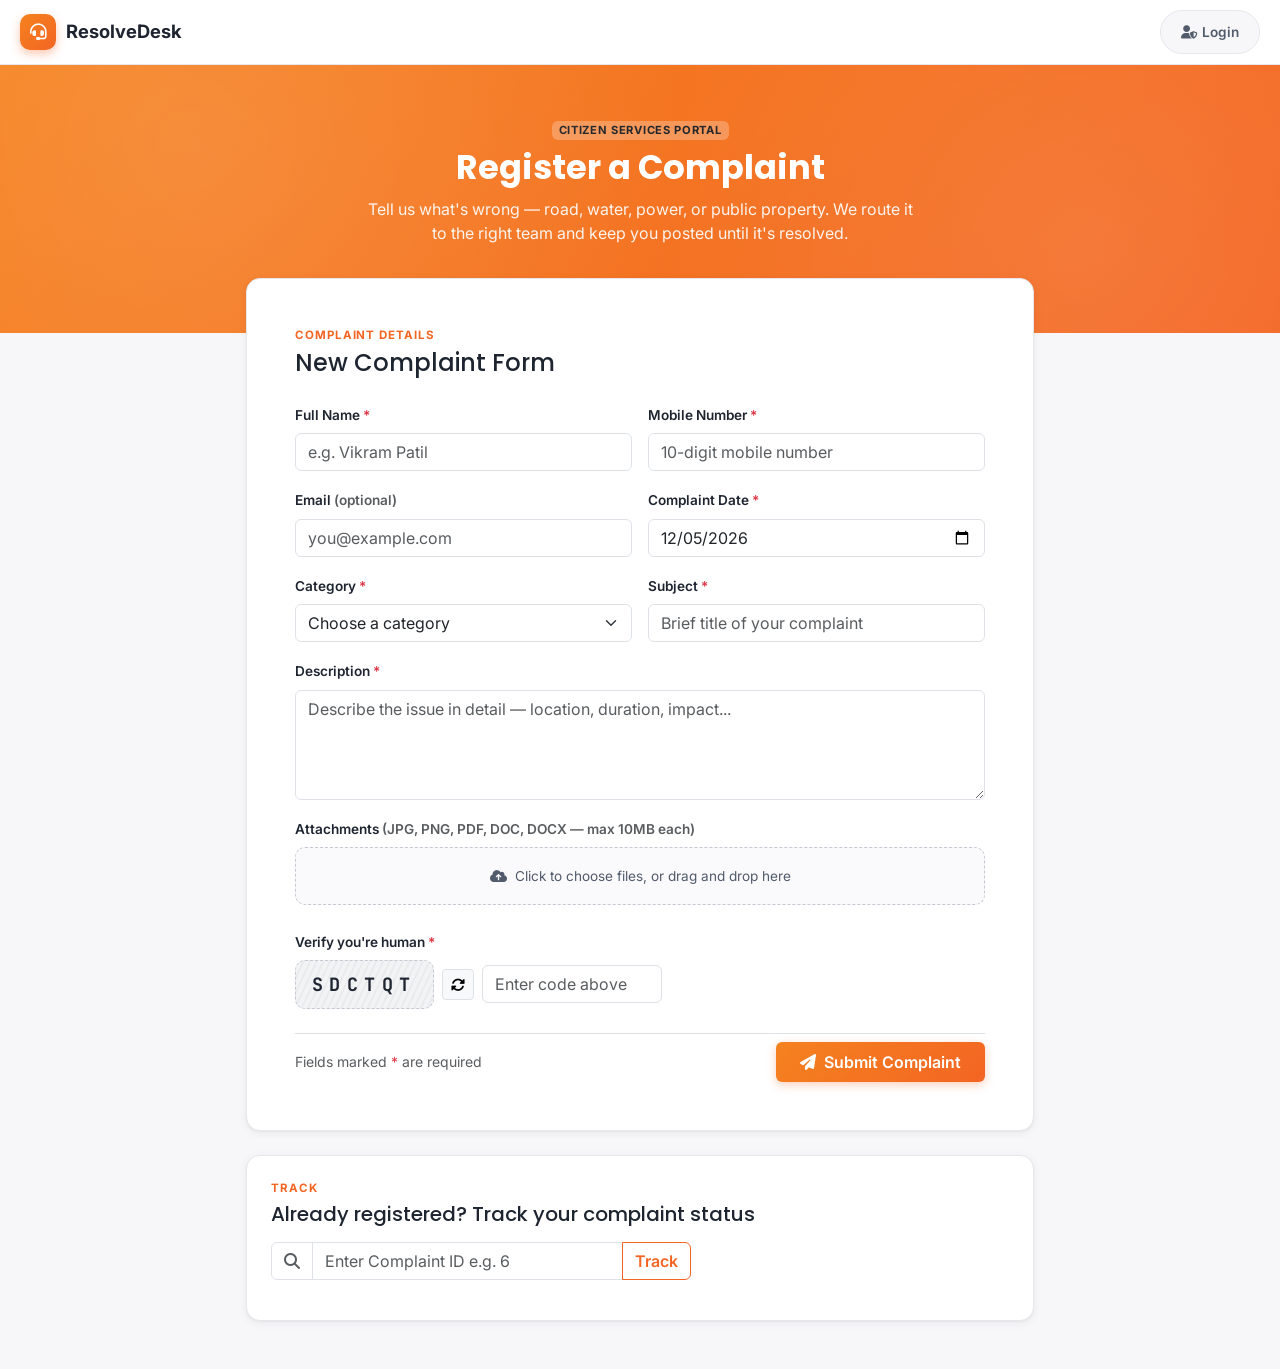
<file: index.html>
<!DOCTYPE html>
<html lang="en">
<head>
<meta charset="UTF-8">
<meta name="viewport" content="width=device-width, initial-scale=1.0">
<title>ResolveDesk — Register a Complaint</title>
<link rel="preconnect" href="https://fonts.googleapis.com">
<link href="https://fonts.googleapis.com/css2?family=Poppins:wght@500;600;700;800&family=Inter:wght@400;500;600;700&family=JetBrains+Mono:wght@500;600&display=swap" rel="stylesheet">
<link rel="stylesheet" href="https://cdnjs.cloudflare.com/ajax/libs/bootstrap/5.3.3/css/bootstrap.min.css">
<link rel="stylesheet" href="https://cdnjs.cloudflare.com/ajax/libs/font-awesome/6.5.1/css/all.min.css">
<link rel="stylesheet" href="assets/style.css">
</head>
<body>

<!-- ============ TOPBAR ============ -->
<div class="topbar">
  <div class="d-flex align-items-center gap-3">
    <div class="brand"><span class="mark"><i class="fa-solid fa-headset"></i></span> ResolveDesk</div>
  </div>
  <div class="role-switch">
    <a href="login.html" class="button btn btn-sm border-0"><i class="fa-solid fa-user-shield me-1"></i>Login</a>
  </div>
</div>

<!-- ============ TOAST HOST ============ -->
<div class="toast-container position-fixed top-0 end-0 p-3" id="toastHost"></div>

<div id="app"></div>

<!-- Bootstrap Bundle -->
<script src="https://cdnjs.cloudflare.com/ajax/libs/bootstrap/5.3.3/js/bootstrap.bundle.min.js"></script>
<script src="assets/common.js"></script>
<script src="assets/public.js"></script>
</body>
</html>
</file>
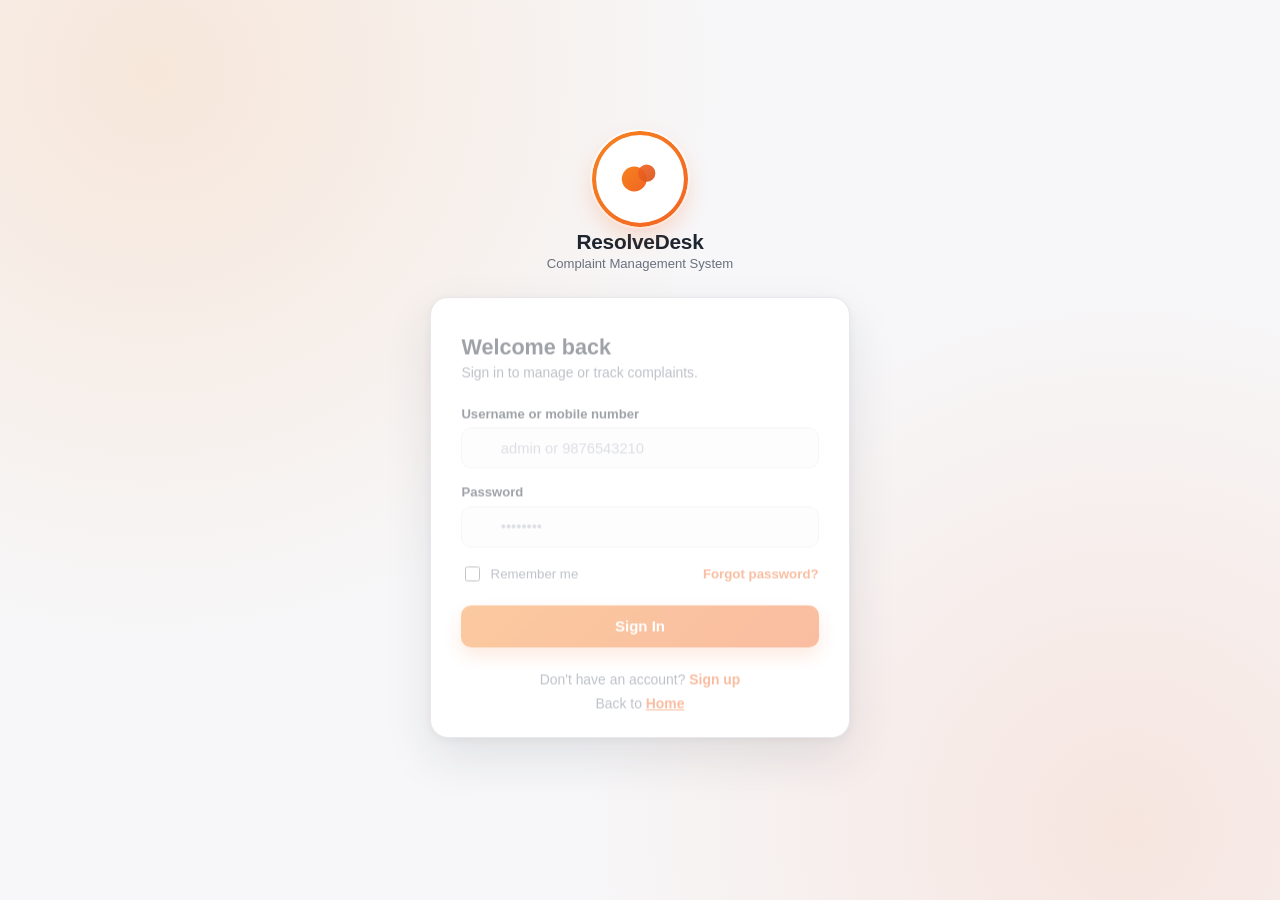
<file: dashboard.html>
<!DOCTYPE html>
<html lang="en">
<head>
<meta charset="UTF-8">
<meta name="viewport" content="width=device-width, initial-scale=1.0">
<title>ResolveDesk — Admin Dashboard</title>
<link rel="preconnect" href="https://fonts.googleapis.com">
<link href="https://fonts.googleapis.com/css2?family=Poppins:wght@500;600;700;800&family=Inter:wght@400;500;600;700&family=JetBrains+Mono:wght@500;600&display=swap" rel="stylesheet">
<link rel="stylesheet" href="https://cdnjs.cloudflare.com/ajax/libs/bootstrap/5.3.3/css/bootstrap.min.css">
<link rel="stylesheet" href="https://cdnjs.cloudflare.com/ajax/libs/font-awesome/6.5.1/css/all.min.css">
<link rel="stylesheet" href="assets/style.css">
</head>
<body>

<!-- ============ TOPBAR ============ -->
<div class="topbar">
  <div class="d-flex align-items-center gap-3">
    <button class="btn btn-sm btn-light border d-lg-none" id="sidebarToggle"><i class="fa-solid fa-bars"></i></button>
    <div class="brand"><span class="mark"><i class="fa-solid fa-headset"></i></span> ResolveDesk <span class="badge rounded-pill text-bg-light border ms-1" style="font-size:.62rem;font-weight:700;color:var(--brand-2);">ADMIN</span></div>
  </div>
</div>

<!-- ============ TOAST HOST ============ -->
<div class="toast-container position-fixed top-0 end-0 p-3" id="toastHost"></div>

<div id="app"></div>

<!-- Bootstrap Bundle -->
<script src="https://cdnjs.cloudflare.com/ajax/libs/bootstrap/5.3.3/js/bootstrap.bundle.min.js"></script>
<script src="assets/common.js"></script>
<script src="assets/dashboard.js"></script>
</body>
</html>
</file>
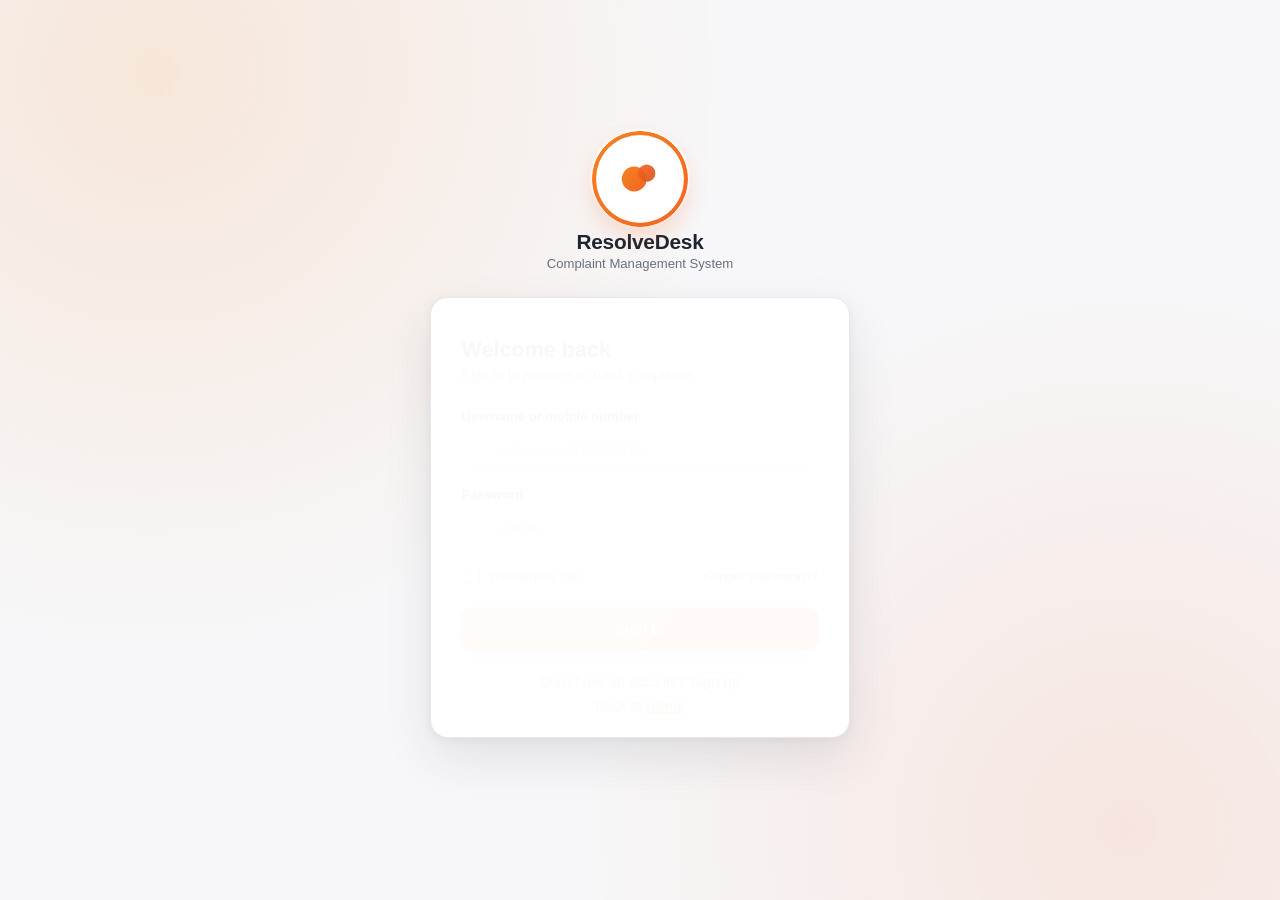
<file: employee.html>
<!DOCTYPE html>
<html lang="en">
<head>
<meta charset="UTF-8">
<meta name="viewport" content="width=device-width, initial-scale=1.0">
<title>ResolveDesk — Employee Portal</title>
<link rel="preconnect" href="https://fonts.googleapis.com">
<link href="https://fonts.googleapis.com/css2?family=Poppins:wght@500;600;700;800&family=Inter:wght@400;500;600;700&family=JetBrains+Mono:wght@500;600&display=swap" rel="stylesheet">
<link rel="stylesheet" href="https://cdnjs.cloudflare.com/ajax/libs/bootstrap/5.3.3/css/bootstrap.min.css">
<link rel="stylesheet" href="https://cdnjs.cloudflare.com/ajax/libs/font-awesome/6.5.1/css/all.min.css">
<link rel="stylesheet" href="assets/style.css">
</head>
<body>

<!-- ============ TOPBAR ============ -->
<div class="topbar">
  <div class="d-flex align-items-center gap-3">
    <div class="brand"><span class="mark"><i class="fa-solid fa-headset"></i></span> ResolveDesk <span class="badge rounded-pill text-bg-light border ms-1" style="font-size:.62rem;font-weight:700;color:var(--brand-2);">EMPLOYEE</span></div>
  </div>
</div>

<!-- ============ TOAST HOST ============ -->
<div class="toast-container position-fixed top-0 end-0 p-3" id="toastHost"></div>

<div id="app"></div>

<!-- Bootstrap Bundle -->
<script src="https://cdnjs.cloudflare.com/ajax/libs/bootstrap/5.3.3/js/bootstrap.bundle.min.js"></script>
<script src="assets/common.js"></script>
<script src="assets/employee.js"></script>
</body>
</html>
</file>
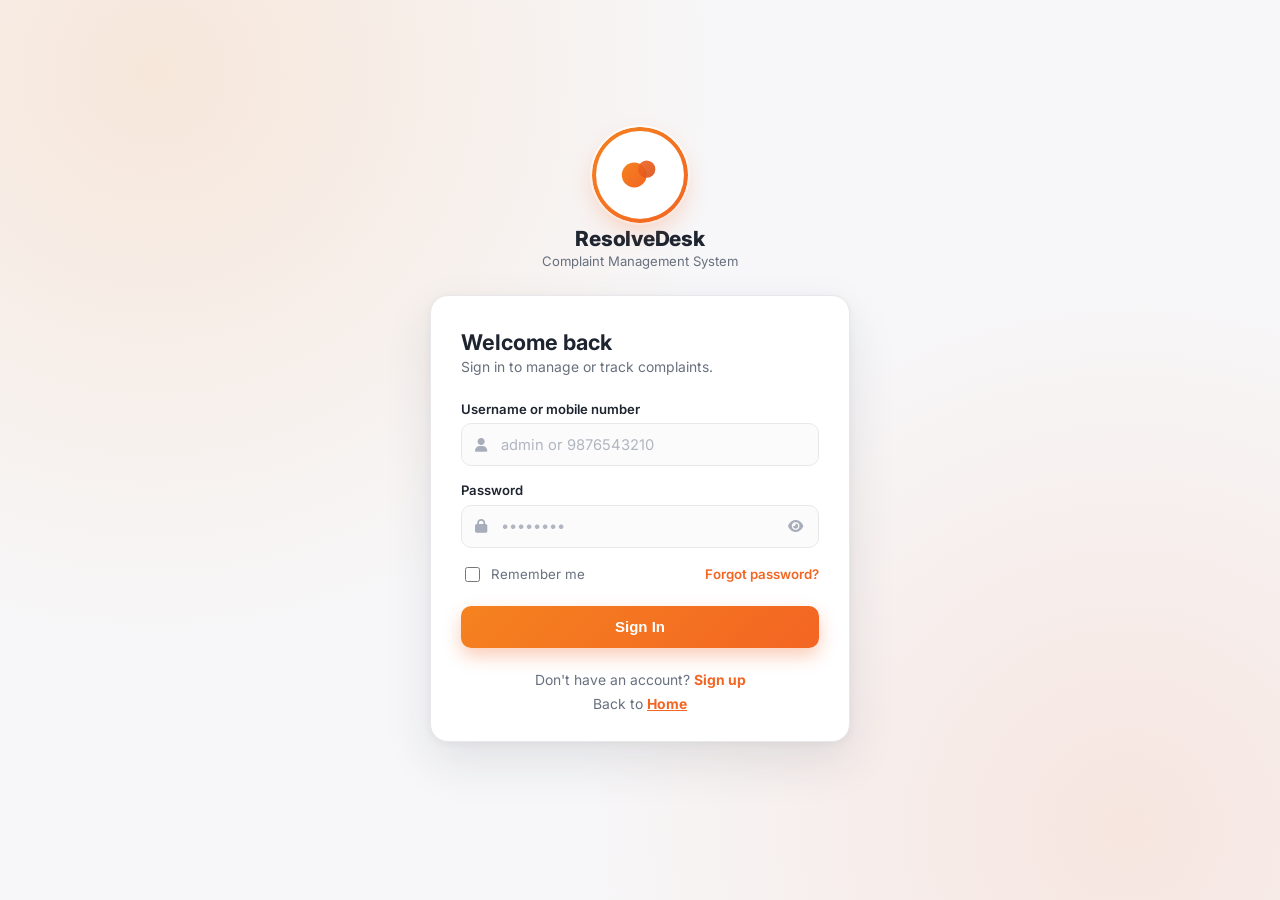
<file: login.html>
<!DOCTYPE html>
<html lang="en">
<head>
<meta charset="UTF-8">
<meta name="viewport" content="width=device-width, initial-scale=1.0">
<title>ResolveDesk — Sign In</title>
<link rel="preconnect" href="https://fonts.googleapis.com">
<link href="https://fonts.googleapis.com/css2?family=Poppins:wght@500;600;700;800&family=Inter:wght@400;500;600;700&display=swap" rel="stylesheet">
<link rel="stylesheet" href="https://cdnjs.cloudflare.com/ajax/libs/font-awesome/6.5.1/css/all.min.css">
<link rel="stylesheet" href="assets/login.css">
</head>
<body>

<div class="toast-host" id="toastHost"></div>

<div class="auth-wrap">
  <div class="logo-badge">
    <div class="ring"></div>
    <!-- Placeholder mark in the Logoipsum minimal-geometric style (hotlinking to logoipsum.com's own image host was retired, so this is drawn inline) -->
    <svg viewBox="0 0 48 48" fill="none" xmlns="http://www.w3.org/2000/svg">
      <circle cx="18" cy="24" r="13" fill="url(#g1)"/>
      <circle cx="31" cy="18" r="9" fill="url(#g2)" fill-opacity="0.92"/>
      <defs>
        <linearGradient id="g1" x1="5" y1="11" x2="31" y2="37" gradientUnits="userSpaceOnUse">
          <stop stop-color="#f5821f"/><stop offset="1" stop-color="#f36523"/>
        </linearGradient>
        <linearGradient id="g2" x1="22" y1="9" x2="40" y2="27" gradientUnits="userSpaceOnUse">
          <stop stop-color="#f36523"/><stop offset="1" stop-color="#d9531a"/>
        </linearGradient>
      </defs>
    </svg>
  </div>

  <div class="brand-name">ResolveDesk</div>
  <div class="brand-tag">Complaint Management System</div>

  <div class="auth-card">
    <div id="panelHost"></div>
  </div>
</div>

<script>
const API = "api"; // relative path to api/auth.php — adjust if this file lives elsewhere

function showToast(msg, type="ok"){
  const el = document.createElement("div");
  el.className = "toast " + (type==="err" ? "err" : "ok");
  el.innerHTML = `<i class="fa-solid ${type==='err'?'fa-circle-exclamation':'fa-circle-check'}"></i>${msg}`;
  document.getElementById("toastHost").appendChild(el);
  setTimeout(()=>el.remove(), 3800);
}

function passwordStrength(pw){
  let score = 0;
  if(pw.length >= 6) score++;
  if(/[A-Z]/.test(pw) && /[0-9]/.test(pw)) score++;
  if(pw.length >= 10 && /[^A-Za-z0-9]/.test(pw)) score++;
  return score; // 0-3
}

/* ---------------- SIGN IN ---------------- */
function renderSignIn(){
  document.getElementById("panelHost").innerHTML = `
    <div class="panel" id="panel">
      <div class="panel-title">Welcome back</div>
      <div class="panel-sub">Sign in to manage or track complaints.</div>
      <form id="signInForm" novalidate>
        <div class="field">
          <label>Username or mobile number</label>
          <div class="input-wrap">
            <i class="fa-solid fa-user field-icon"></i>
            <input type="text" id="si_user" placeholder="admin or 9876543210" required autocomplete="username">
          </div>
        </div>
        <div class="field">
          <label>Password</label>
          <div class="input-wrap">
            <i class="fa-solid fa-lock field-icon"></i>
            <input type="password" id="si_pass" placeholder="••••••••" required autocomplete="current-password">
            <button type="button" class="toggle-eye" onclick="toggleEye('si_pass', this)"><i class="fa-solid fa-eye"></i></button>
          </div>
        </div>
        <div class="row-between">
          <label class="remember"><input type="checkbox" id="si_remember"> Remember me</label>
          <a class="link-muted" onclick="showToast('Ask your administrator to reset your password.','ok')">Forgot password?</a>
        </div>
        <button type="submit" class="btn-brand" id="si_submit">Sign In</button>
      </form>
      <div class="switch-line">Don't have an account? <a onclick="renderSignUp()">Sign up</a></div>
      <div class="switch-line mt-0">Back to <a href="index.html">Home</a></div>
    </div>`;

  document.getElementById("signInForm").addEventListener("submit", async (e)=>{
    e.preventDefault();
    const username = document.getElementById("si_user").value.trim();
    const password = document.getElementById("si_pass").value;
    if(!username || !password){ showToast("Enter your username and password.","err"); return; }
    const btn = document.getElementById("si_submit");
    btn.disabled = true; btn.textContent = "Signing in…";
    try{
      const res = await fetch(`${API}/auth.php`, {
        method:"POST", credentials:"include",
        headers:{"Content-Type":"application/x-www-form-urlencoded"},
        body:new URLSearchParams({action:"login", username, password}).toString()
      });
      const data = await res.json();
      if(!data.success) throw new Error(data.message || "Invalid credentials.");
      showToast(`Welcome, ${data.user.display_name}. Redirecting…`);
      const dest = data.user.role === "admin" ? "dashboard.html" : "employee.html";
      setTimeout(()=>{ window.location.href = dest; }, 700);
    } catch(err){
      showToast(err.message || "Could not reach the server.", "err");
      btn.disabled = false; btn.textContent = "Sign In";
    }
  });
}

/* ---------------- SIGN UP ---------------- */
function renderSignUp(){
  document.getElementById("panelHost").innerHTML = `
    <div class="panel" id="panel">
      <div class="panel-title">Create your account</div>
      <div class="panel-sub">Sign up with the mobile number your department has on file.</div>
      <form id="signUpForm" novalidate>
        <div class="field">
          <label>Full name</label>
          <div class="input-wrap">
            <i class="fa-solid fa-signature field-icon"></i>
            <input type="text" id="su_name" placeholder="e.g. Rohit Kadam" required>
          </div>
        </div>
        <div class="field">
          <label>Mobile number <span style="color:var(--ink-soft);font-weight:500;">(used as username)</span></label>
          <div class="input-wrap">
            <i class="fa-solid fa-phone field-icon"></i>
            <input type="tel" id="su_mobile" placeholder="10-digit mobile number" maxlength="10" required>
          </div>
        </div>
        <div class="field">
          <label>Email <span style="color:var(--ink-soft);font-weight:500;">(optional)</span></label>
          <div class="input-wrap">
            <i class="fa-solid fa-envelope field-icon"></i>
            <input type="email" id="su_email" placeholder="you@example.com">
          </div>
        </div>
        <div class="field">
          <label>Password</label>
          <div class="input-wrap">
            <i class="fa-solid fa-lock field-icon"></i>
            <input type="password" id="su_pass" placeholder="At least 6 characters" required autocomplete="new-password">
            <button type="button" class="toggle-eye" onclick="toggleEye('su_pass', this)"><i class="fa-solid fa-eye"></i></button>
          </div>
          <div class="strength" id="strengthBar"><span></span><span></span><span></span></div>
        </div>
        <div class="field">
          <label>Confirm password</label>
          <div class="input-wrap">
            <i class="fa-solid fa-lock field-icon"></i>
            <input type="password" id="su_pass2" placeholder="Re-enter password" required autocomplete="new-password">
            <button type="button" class="toggle-eye" onclick="toggleEye('su_pass2', this)"><i class="fa-solid fa-eye"></i></button>
          </div>
          <div class="field-hint" id="matchHint"></div>
        </div>
        <button type="submit" class="btn-brand" id="su_submit">Create Account</button>
      </form>
      <div class="switch-line">Already have an account? <a onclick="renderSignIn()">Sign in</a></div>
      <div class="mt-0 switch-line">Back to <a href="index.html">Home</a></div>
    </div>`;

  const pw = document.getElementById("su_pass");
  const pw2 = document.getElementById("su_pass2");
  pw.addEventListener("input", ()=>{
    const s = passwordStrength(pw.value);
    document.getElementById("strengthBar").className = "strength " + (s>0?"s"+s:"");
  });
  pw2.addEventListener("input", ()=>{
    const hint = document.getElementById("matchHint");
    if(!pw2.value){ hint.textContent=""; return; }
    if(pw2.value === pw.value){ hint.textContent="Passwords match."; hint.className="field-hint ok"; }
    else { hint.textContent="Passwords do not match."; hint.className="field-hint err"; }
  });

  document.getElementById("signUpForm").addEventListener("submit", async (e)=>{
    e.preventDefault();
    const name = document.getElementById("su_name").value.trim();
    const mobile = document.getElementById("su_mobile").value.trim();
    const email = document.getElementById("su_email").value.trim();
    const password = pw.value;
    const password2 = pw2.value;

    if(!name){ showToast("Enter your full name.","err"); return; }
    if(!/^[0-9]{10}$/.test(mobile)){ showToast("Enter a valid 10-digit mobile number.","err"); return; }
    if(password.length < 6){ showToast("Password must be at least 6 characters.","err"); return; }
    if(password !== password2){ showToast("Passwords do not match.","err"); return; }

    const btn = document.getElementById("su_submit");
    btn.disabled = true; btn.textContent = "Creating account…";
    try{
      const res = await fetch(`${API}/auth.php`, {
        method:"POST", credentials:"include",
        headers:{"Content-Type":"application/x-www-form-urlencoded"},
        body:new URLSearchParams({action:"signup", name, username:mobile, email, password}).toString()
      });
      const data = await res.json();
      if(!data.success) throw new Error(data.message || "Could not create your account.");
      showToast("Account created. Redirecting…");
      setTimeout(()=>{ window.location.href = "employee.html"; }, 700);
    } catch(err){
      showToast(err.message || "Could not reach the server.", "err");
      btn.disabled = false; btn.textContent = "Create Account";
    }
  });
}

function toggleEye(inputId, btn){
  const input = document.getElementById(inputId);
  const icon = btn.querySelector("i");
  const show = input.type === "password";
  input.type = show ? "text" : "password";
  icon.className = show ? "fa-solid fa-eye-slash" : "fa-solid fa-eye";
}

renderSignIn();
</script>
</body>
</html>
</file>
<file: assets/style.css>
:root{
  --brand-1:#f5821f;
  --brand-2:#f36523;
  --brand-grad: linear-gradient(135deg, var(--brand-1), var(--brand-2));
  --ink:#1e2530;
  --ink-soft:#525b6b;
  --bg:#f7f7f9;
  --card:#ffffff;
  --line:#e8e8ec;
  --st-pending:#8a8f98;
  --st-assigned:#2f6fed;
  --st-progress:#f36523;
  --st-completed:#1aa260;
  --st-closed:#0b6b3a;
  --st-rejected:#d5342c;
  --radius:14px;
  --shadow: 0 2px 10px rgba(30,37,48,.06), 0 1px 2px rgba(30,37,48,.05);
}
*{box-sizing:border-box;}
body{
  font-family:'Inter',sans-serif;
  background:var(--bg);
  color:var(--ink);
  margin:0;
}
h1,h2,h3,h4,h5,.brand-font{font-family:'Poppins',sans-serif;}
.mono{font-family:'JetBrains Mono',monospace;}
a{text-decoration:none;}

/* ---------- Topbar ---------- */
.topbar{
  background:var(--card);
  border-bottom:1px solid var(--line);
  padding:.65rem 1.25rem;
  display:flex;
  align-items:center;
  justify-content:space-between;
  position:sticky;
  top:0;
  z-index:1000;
}
.brand{
  display:flex;
  align-items:center;
  gap:.6rem;
  font-weight:700;
  font-size:1.15rem;
}
.brand .mark{
  width:36px;height:36px;border-radius:10px;
  background:var(--brand-grad);
  display:flex;align-items:center;justify-content:center;
  color:#fff;font-size:1.05rem;
  box-shadow:0 4px 10px rgba(243,101,35,.35);
}
.role-switch{
  display:flex;
  background:var(--bg);
  border:1px solid var(--line);
  border-radius:999px;
  padding:4px;
  gap:2px;
}
.role-switch .button{
  border:none;background:transparent;
  padding:.4rem 1rem;
  border-radius:999px;
  font-weight:600;
  font-size:.85rem;
  color:var(--ink-soft);
  transition:.15s;
}
.role-switch .button:hover{
  background:var(--brand-grad);
  color:#fff;
  box-shadow:0 2px 8px rgba(243,101,35,.35);
}

/* ---------- Layout ---------- */
.app-shell{display:flex; min-height:calc(100vh - 62px);}
.sidebar{
  width:250px;
  background:var(--ink);
  color:#c9cedb;
  flex-shrink:0;
  padding:1.1rem .8rem;
}
.sidebar .side-section-title{
  font-size:.7rem;
  text-transform:uppercase;
  letter-spacing:.08em;
  color:#7c8394;
  margin:1.1rem .6rem .4rem;
  font-weight:700;
}
.sidebar a.nav-item{
  display:flex;align-items:center;gap:.65rem;
  padding:.55rem .7rem;
  border-radius:9px;
  color:#c9cedb;
  font-size:.89rem;
  font-weight:500;
  margin-bottom:2px;
}
.sidebar a.nav-item i{width:18px;text-align:center;color:#8890a0;}
.sidebar a.nav-item:hover{background:#2a3140;color:#fff;}
.sidebar a.nav-item.active{
  background:var(--brand-grad);
  color:#fff;
}
.sidebar a.nav-item.active i{color:#fff;}
.main{flex:1; padding:1.4rem 1.6rem; min-width:0;}

/* ---------- Cards ---------- */
.card-flat{
  background:var(--card);
  border:1px solid var(--line);
  border-radius:var(--radius);
  box-shadow:var(--shadow);
}
.stat-card{
  padding:1.1rem 1.2rem;
  display:flex;
  align-items:center;
  gap:.9rem;
}
.stat-card .icon-wrap{
  width:46px;height:46px;border-radius:12px;
  display:flex;align-items:center;justify-content:center;
  font-size:1.1rem;color:#fff;flex-shrink:0;
}
.stat-card .num{font-size:1.5rem;font-weight:700;font-family:'Poppins',sans-serif;line-height:1;}
.stat-card .label{font-size:.78rem;color:var(--ink-soft);font-weight:500;margin-top:2px;}

/* ---------- Badges ---------- */
.badge-status{
  padding:.32rem .7rem;
  border-radius:999px;
  font-size:.72rem;
  font-weight:600;
  color:#fff;
  letter-spacing:.02em;
  display:inline-block;
}
.b-pending{background:var(--st-pending);}
.b-assigned{background:var(--st-assigned);}
.b-progress, .b-in.progress{background:var(--st-progress);}
.b-completed{background:var(--st-completed);}
.b-closed{background:var(--st-closed);}
.b-rejected{background:var(--st-rejected);}

.priority-High{color:#d5342c;font-weight:700;}
.priority-Medium{color:#c98a12;font-weight:700;}
.priority-Low{color:#1aa260;font-weight:700;}

/* ---------- Buttons ---------- */
.btn-brand{
  background:var(--brand-grad);
  border:none;color:#fff;font-weight:600;
  box-shadow:0 3px 10px rgba(243,101,35,.3);
}
.btn-brand:hover{color:#fff; filter:brightness(1.05);}
.btn-outline-brand{
  border:1.5px solid var(--brand-2);
  color:var(--brand-2);
  font-weight:600;
  background:transparent;
}
.btn-outline-brand:hover{background:var(--brand-2);color:#fff;}

/* ---------- Tables ---------- */
.table-clean thead th{
  font-size:.72rem;
  text-transform:uppercase;
  letter-spacing:.05em;
  color:var(--ink-soft);
  background:#fafafb;
  border-bottom:1px solid var(--line);
  font-weight:700;
  white-space:nowrap;
}
.table-clean td{
  font-size:.87rem;
  vertical-align:middle;
}
.table-clean tbody tr:hover{background:#fff8f2;}
.icon-btn{
  width:32px;height:32px;border-radius:8px;
  display:inline-flex;align-items:center;justify-content:center;
  border:1px solid var(--line);
  background:#fff;color:var(--ink-soft);
  margin-right:3px;
  font-size:.8rem;
}
.icon-btn:hover{background:var(--bg);}
.icon-btn.view:hover{color:#2f6fed;border-color:#2f6fed;}
.icon-btn.edit:hover{color:var(--brand-2);border-color:var(--brand-2);}
.icon-btn.del:hover{color:#d5342c;border-color:#d5342c;}

/* ---------- Public page ---------- */
.public-hero{
  background:var(--brand-grad);
  color:#fff;
  padding:3.2rem 1rem 5.5rem;
  text-align:center;
  position:relative;
  overflow:hidden;
}
.public-hero::before{
  content:"";
  position:absolute; inset:0;
  background-image: radial-gradient(circle at 15% 30%, rgba(255,255,255,.12) 0, transparent 45%),
                     radial-gradient(circle at 85% 70%, rgba(255,255,255,.10) 0, transparent 40%);
}
.public-hero h1{font-size:2.1rem;font-weight:700;position:relative;}
.public-hero p{opacity:.92;max-width:560px;margin:.5rem auto 0;position:relative;}
.form-shell{
  max-width:820px;
  margin:-3.4rem auto 3rem;
  padding:0 1rem;
  position:relative;
}
.section-label{
  font-size:.72rem;font-weight:700;letter-spacing:.08em;
  text-transform:uppercase;color:var(--brand-2);
  margin-bottom:.3rem;
}
.form-label{font-weight:600;font-size:.85rem;color:var(--ink);}
.form-control:focus,.form-select:focus{
  border-color:var(--brand-2);
  box-shadow:0 0 0 .2rem rgba(243,101,35,.15);
}
.captcha-box{
  background:#f2f3f5;
  border:1px dashed #c7c9d1;
  border-radius:10px;
  padding:.6rem 1rem;
  font-family:'JetBrains Mono',monospace;
  font-weight:700;
  letter-spacing:.35em;
  font-size:1.15rem;
  color:var(--ink);
  user-select:none;
  display:inline-block;
  background-image: repeating-linear-gradient(115deg, rgba(0,0,0,.03) 0 2px, transparent 2px 6px);
}
.file-drop{
  border:1.5px dashed #c7c9d1;
  border-radius:10px;
  padding:1.1rem;
  text-align:center;
  color:var(--ink-soft);
  background:#fafafc;
  cursor:pointer;
  font-size:.85rem;
}
.file-drop:hover{border-color:var(--brand-2); color:var(--brand-2);}
.file-chip{
  display:inline-flex;align-items:center;gap:.4rem;
  background:#fff2e8;color:var(--brand-2);
  border:1px solid #ffd9b8;
  border-radius:8px;
  padding:.25rem .6rem;
  font-size:.78rem;
  margin:3px 4px 0 0;
}
.file-chip i.remove{cursor:pointer;color:#b3552a;}

/* ---------- Timeline / Stepper (signature element) ---------- */
.stepper{
  display:flex;
  align-items:flex-start;
  justify-content:space-between;
  padding:1.2rem .5rem .4rem;
  position:relative;
}
.stepper::before{
  content:"";
  position:absolute;
  top:31px; left:8%; right:8%;
  height:3px;
  background:var(--line);
  z-index:0;
}
.stepper .step{
  position:relative;z-index:1;
  flex:1;
  display:flex;flex-direction:column;align-items:center;
  text-align:center;
}
.stepper .dot{
  width:38px;height:38px;border-radius:50%;
  background:#fff;border:3px solid var(--line);
  display:flex;align-items:center;justify-content:center;
  color:#c3c6cf; font-size:.85rem;
  transition:.2s;
}
.stepper .step.done .dot{
  background:var(--brand-grad);border-color:transparent;color:#fff;
  box-shadow:0 3px 8px rgba(243,101,35,.35);
}
.stepper .step.current .dot{
  border-color:var(--brand-2); color:var(--brand-2); background:#fff8f2;
  animation:pulse 1.8s infinite;
}
@keyframes pulse{
  0%{box-shadow:0 0 0 0 rgba(243,101,35,.35);}
  70%{box-shadow:0 0 0 8px rgba(243,101,35,0);}
  100%{box-shadow:0 0 0 0 rgba(243,101,35,0);}
}
.stepper .step-label{font-size:.72rem;font-weight:600;margin-top:.4rem;color:var(--ink-soft);max-width:80px;}
.stepper .step.done .step-label, .stepper .step.current .step-label{color:var(--ink);}

/* ---------- Misc ---------- */
.chart-bars{display:flex;align-items:flex-end;gap:.9rem;height:160px;padding:0 .3rem;}
.chart-bars .bar-col{flex:1;display:flex;flex-direction:column;align-items:center;justify-content:flex-end;height:100%;}
.chart-bars .bar{width:100%;max-width:34px;border-radius:6px 6px 0 0;/* background:var(--brand-grad); */transition:.4s;}
.chart-bars .bar-val{font-size:.72rem;font-weight:700;margin-bottom:2px;}
.chart-bars .bar-name{font-size:.68rem;color:var(--ink-soft);margin-top:.4rem;text-align:center;}

.section-title{font-weight:700;font-size:1.05rem;margin-bottom:0;}
.page-header{display:flex;align-items:center;justify-content:space-between;margin-bottom:1.1rem;flex-wrap:wrap;gap:.6rem;}
.thumb-preview{width:64px;height:64px;object-fit:cover;border-radius:8px;border:1px solid var(--line);}
.empty-state{padding:3rem 1rem;text-align:center;color:var(--ink-soft);}
.empty-state i{font-size:2.2rem;color:#d8dae0;margin-bottom:.6rem;}
.view-page{display:none;}
.view-page.active{display:block;}
.toast-container{z-index:2000;}
.progress-thin{height:6px;border-radius:4px;}
.progress-thin .progress-bar{background:var(--brand-grad);}
::-webkit-scrollbar{width:8px;height:8px;}
::-webkit-scrollbar-thumb{background:#d8dae0;border-radius:4px;}

@media (max-width: 991px){
  .sidebar{position:fixed; left:-260px; top:62px; bottom:0; z-index:999; transition:.25s; overflow-y:auto;}
  .sidebar.open{left:0;}
  .main{padding:1rem;}
}
</file>
<file: assets/login.css>
:root{
  --brand-1:#f5821f;
  --brand-2:#f36523;
  --brand-grad: linear-gradient(135deg, var(--brand-1), var(--brand-2));
  --ink:#1e2530;
  --ink-soft:#68707e;
  --line:#e8e8ec;
  --card:#ffffff;
  --bg:#f7f7f9;
  --radius:18px;
}
*{box-sizing:border-box;}
body{
  margin:0;
  min-height:100vh;
  font-family:'Inter',sans-serif;
  color:var(--ink);
  background:
    radial-gradient(circle at 12% 8%, rgba(245,130,31,.14) 0, transparent 42%),
    radial-gradient(circle at 88% 92%, rgba(243,101,35,.12) 0, transparent 40%),
    var(--bg);
  display:flex;
  align-items:center;
  justify-content:center;
  padding:64px 16px 40px;
}
h1,h2,h3,.brand-font{font-family:'Poppins',sans-serif;}

.auth-wrap{
  width:100%;
  max-width:420px;
  position:relative;
}

/* ---- circular logo badge, top center, overlapping the card ---- */
.logo-badge{
  position:absolute;
  top:0; left:50%;
  transform:translate(-50%,-58%);
  width:88px;height:88px;
  border-radius:50%;
  background:#fff;
  display:flex;align-items:center;justify-content:center;
  box-shadow:0 10px 24px rgba(243,101,35,.28), 0 0 0 6px #fff;
  z-index:2;
}
.logo-badge .ring{
  position:absolute;
  inset:-4px;
  border-radius:50%;
  padding:4px;
  background:var(--brand-grad);
  mask:linear-gradient(#fff 0 0) content-box, linear-gradient(#fff 0 0);
  mask-composite:xor;
  -webkit-mask:linear-gradient(#fff 0 0) content-box, linear-gradient(#fff 0 0);
  -webkit-mask-composite:xor;
  mask-composite:exclude;
}
.logo-badge svg{ width:46px; height:46px; position:relative; z-index:1; }
.brand-name{
  text-align:center;
  margin-top:44px;
  font-weight:800;
  font-size:1.3rem;
  letter-spacing:-.01em;
}
.brand-tag{
  text-align:center;
  color:var(--ink-soft);
  font-size:.82rem;
  margin-top:2px;
  margin-bottom:1.6rem;
}

.auth-card{
  background:var(--card);
  border:1px solid var(--line);
  border-radius:var(--radius);
  box-shadow:0 20px 48px rgba(30,37,48,.10), 0 2px 8px rgba(30,37,48,.05);
  padding:2.1rem 1.9rem 1.8rem;
  position:relative;
  overflow:hidden;
}

.panel-title{font-weight:700; font-size:1.35rem; margin-bottom:.25rem;}
.panel-sub{color:var(--ink-soft); font-size:.87rem; margin-bottom:1.6rem;}

.field{ margin-bottom:1rem; }
.field label{
  display:block; font-weight:600; font-size:.82rem; margin-bottom:.4rem; color:var(--ink);
}
.input-wrap{ position:relative; }
.input-wrap i.field-icon{
  position:absolute; left:14px; top:50%; transform:translateY(-50%);
  color:#a7adba; font-size:.88rem; pointer-events:none;
}
.input-wrap input{
  width:100%;
  padding:.72rem .9rem .72rem 2.4rem;
  border:1.5px solid var(--line);
  border-radius:10px;
  font-size:.92rem;
  font-family:'Inter',sans-serif;
  color:var(--ink);
  background:#fbfbfc;
  transition:.15s;
}
.input-wrap input::placeholder{ color:#b0b5c0; }
.input-wrap input:focus{
  outline:none;
  border-color:var(--brand-2);
  background:#fff;
  box-shadow:0 0 0 .18rem rgba(243,101,35,.14);
}
.input-wrap .toggle-eye{
  position:absolute; right:12px; top:50%; transform:translateY(-50%);
  color:#a7adba; font-size:.85rem; cursor:pointer; background:none; border:none; padding:4px;
}
.input-wrap .toggle-eye:hover{ color:var(--ink-soft); }
.field-hint{ font-size:.74rem; color:var(--ink-soft); margin-top:.35rem; }
.field-hint.err{ color:#d5342c; }
.field-hint.ok{ color:#1aa260; }

.row-between{ display:flex; align-items:center; justify-content:space-between; margin:.2rem 0 1.3rem; }
.remember{ display:flex; align-items:center; gap:.45rem; font-size:.83rem; color:var(--ink-soft); }
.remember input{ accent-color:var(--brand-2); width:15px; height:15px; }
.link-muted{ font-size:.83rem; color:var(--brand-2); font-weight:600; }
.link-muted:hover{ color:var(--brand-1); }

.btn-brand{
  width:100%;
  border:none;
  padding:.8rem;
  border-radius:10px;
  background:var(--brand-grad);
  color:#fff;
  font-weight:700;
  font-size:.94rem;
  box-shadow:0 8px 18px rgba(243,101,35,.32);
  cursor:pointer;
  transition:.15s;
}
.btn-brand:hover{ filter:brightness(1.04); transform:translateY(-1px); }
.btn-brand:active{ transform:translateY(0); }
.btn-brand:disabled{ opacity:.65; cursor:not-allowed; transform:none; }

.switch-line{
  text-align:center;
  margin-top:1.5rem;
  font-size:.87rem;
  color:var(--ink-soft);
}
.switch-line.mt-0 { margin-top: .5rem; }
.switch-line a{
  color:var(--brand-2);
  font-weight:700;
  cursor:pointer;
}
.switch-line a:hover{ color:var(--brand-1); }

.strength{
  display:flex; gap:4px; margin-top:.5rem;
}
.strength span{
  flex:1; height:4px; border-radius:3px; background:var(--line); transition:.2s;
}
.strength.s1 span:nth-child(1){ background:#d5342c; }
.strength.s2 span:nth-child(-n+2){ background:#e8a13a; }
.strength.s3 span:nth-child(-n+3){ background:#1aa260; }

/* panel swap animation */
#panelHost{ position:relative; }
.panel{
  animation: fadeSlide .32s ease;
}
@keyframes fadeSlide{
  from{ opacity:0; transform:translateY(6px); }
  to{ opacity:1; transform:translateY(0); }
}

.toast-host{
  position:fixed; top:18px; right:18px; z-index:50;
  display:flex; flex-direction:column; gap:8px;
}
.toast{
  background:#fff; border-left:4px solid #1aa260; border-radius:8px;
  box-shadow:0 8px 22px rgba(30,37,48,.14);
  padding:.7rem 1rem; font-size:.85rem; font-weight:600;
  display:flex; align-items:center; gap:.5rem;
  animation: fadeSlide .25s ease;
}
.toast.err{ border-left-color:#d5342c; color:#d5342c; }
.toast.ok{ color:#1aa260; }

@media (prefers-reduced-motion: reduce){
  .panel{ animation:none; }
}
@media (max-width:420px){
  .auth-card{ padding:1.7rem 1.3rem 1.5rem; }
}
</file>
